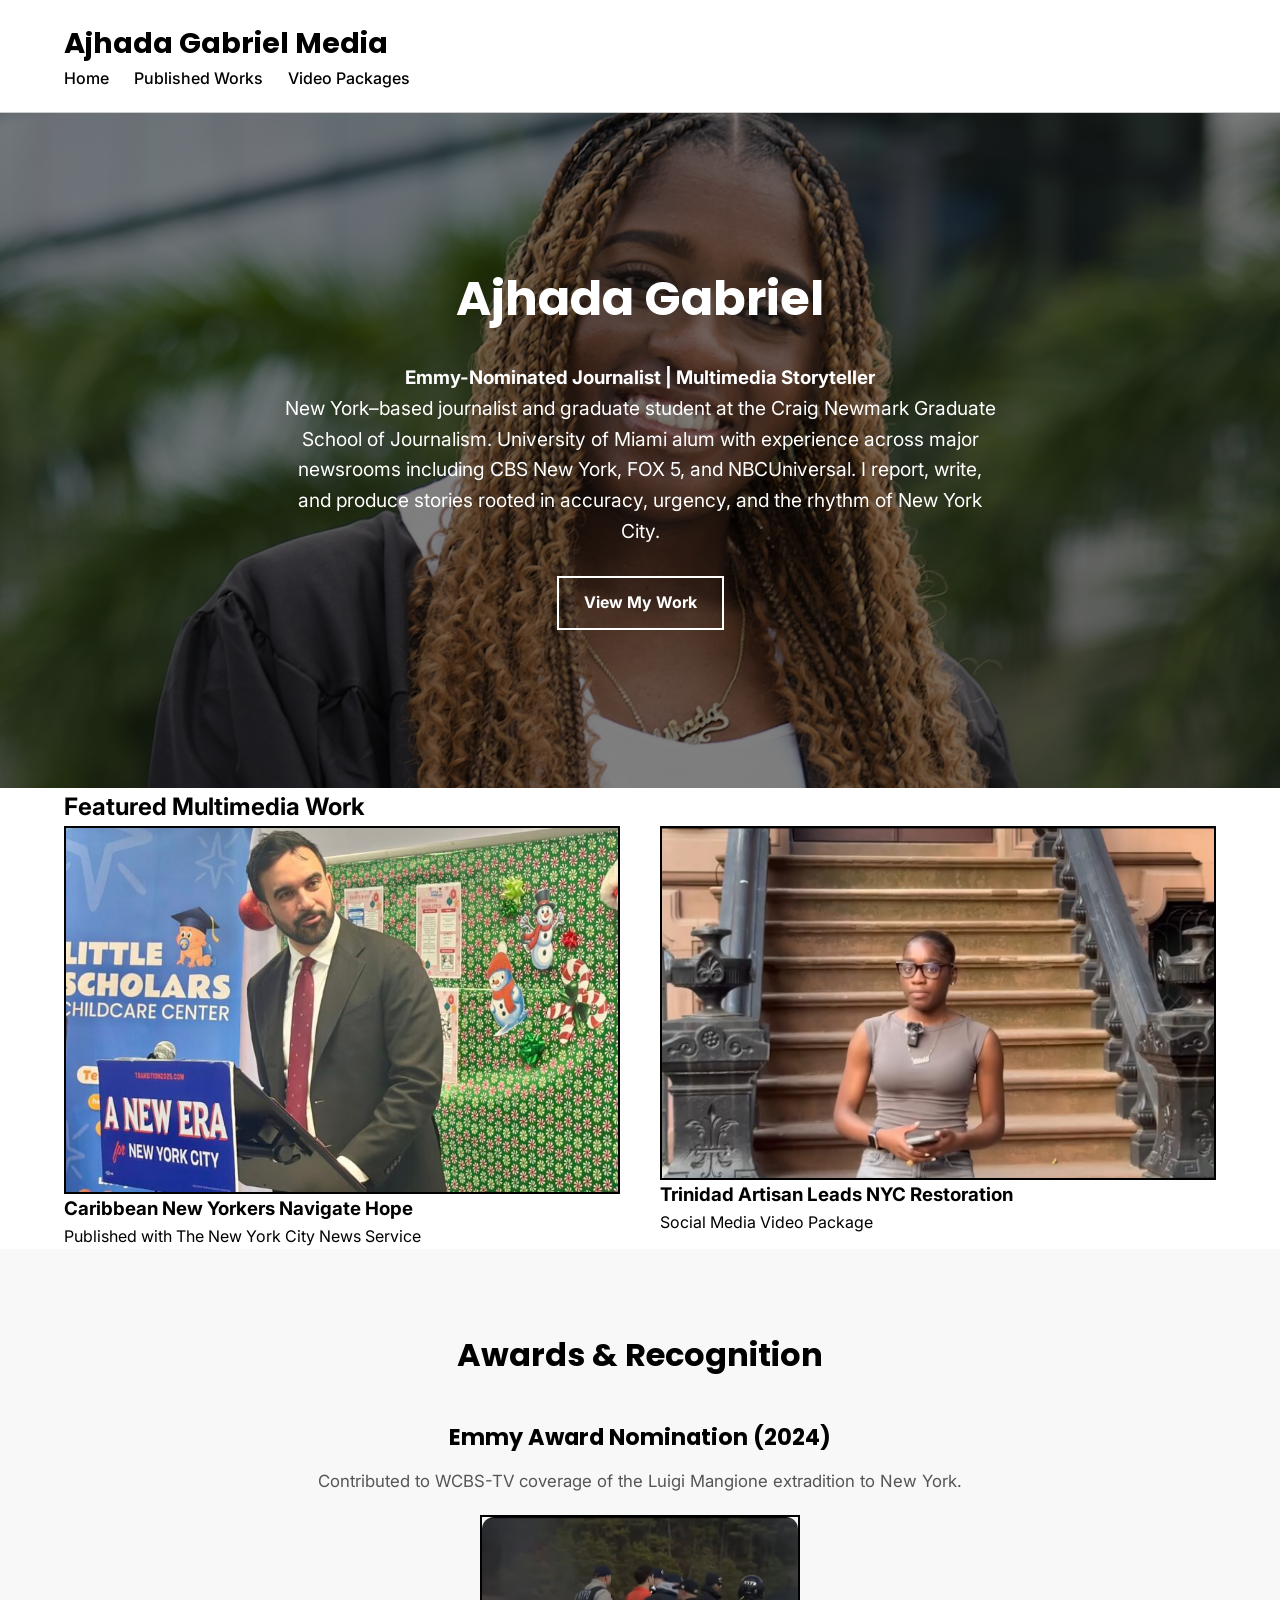
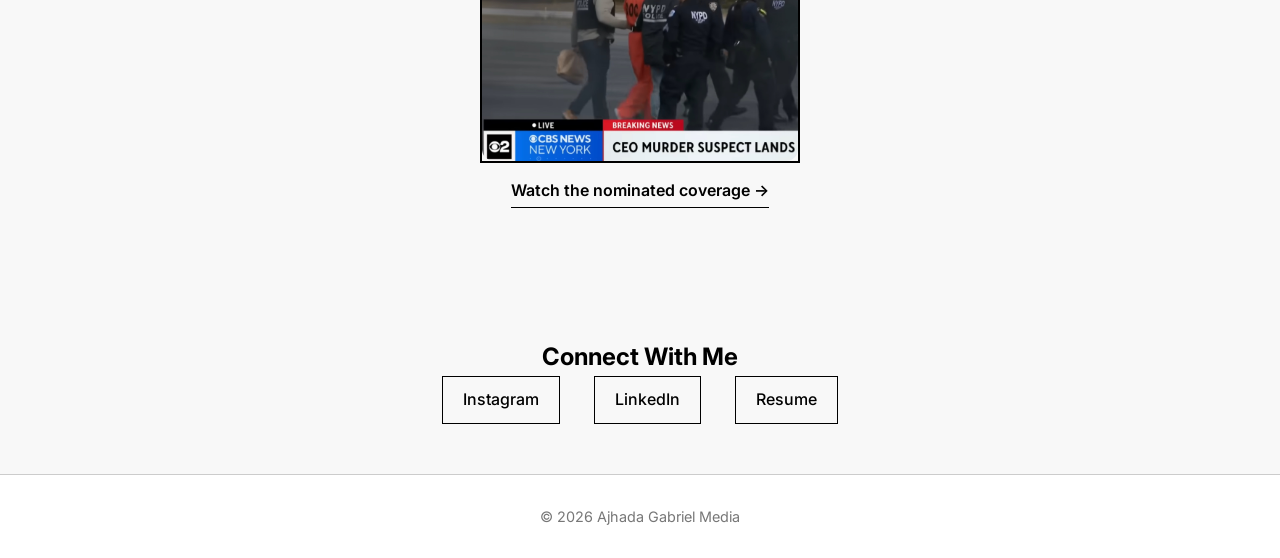
<file: index.html>
<!DOCTYPE html>
<html lang="en">
<head>
  <meta charset="UTF-8">
  <meta name="viewport" content="width=device-width, initial-scale=1.0">
  
  <title>Ajhada Gabriel Media</title>
  
  <!-- Google Fonts: Poppins & Inter -->
  <link href="https://fonts.googleapis.com/css2?family=Poppins:wght@600;700&family=Inter:wght@400;500&display=swap" rel="stylesheet">
  
  <!-- Main CSS -->
  <link rel="stylesheet" href="css/style.css">
</head>
<body>
  <header>
    <div class="container header-container">
      <h1 class="logo">Ajhada Gabriel Media</h1>
      <nav>
        <ul>
          <li><a href="index.html">Home</a></li>
          <li><a href="works.html">Published Works</a></li>
          <li><a href="videos.html">Video Packages</a></li>
        </ul>
      </nav>
    </div>
  </header>

  <section class="hero">
    <div class="hero-overlay">
      <div class="container hero-content">
        <div class="hero-content">
  <h2>Ajhada Gabriel</h2>
  <h3>Emmy-Nominated Journalist | Multimedia Storyteller</h3>
  <p>
    New York–based journalist and graduate student at the Craig Newmark Graduate School of Journalism.
    University of Miami alum with experience across major newsrooms including CBS New York, FOX 5, and NBCUniversal.
    I report, write, and produce stories rooted in accuracy, urgency, and the rhythm of New York City.
  </p>
</div>

        <a href="works.html" class="btn">View My Work</a>
      </div>
    </div>
  </section>

  <section class="featured">
    <div class="container">
      <h2>Featured Multimedia Work</h2>
      <div class="grid">
        <a href="works.html" class="card">
          <div class="frame">
            <img src="images/thumbnails/mamdani.jpg" alt="Caribbean New Yorkers">
          </div>
          <div class="card-text">
            <h3>Caribbean New Yorkers Navigate Hope</h3>
            <p>Published with The New York City News Service</p>
          </div>
        </a>
        <a href="videos.html" class="card">
          <div class="frame">
            <img src="images/thumbnails/trinidad_artisan.jpg" alt="Trinidad Artisan">
          </div>
          <div class="card-text">
            <h3>Trinidad Artisan Leads NYC Restoration</h3>
            <p>Social Media Video Package</p>
          </div>
        </a>
      </div>
    </div>
  </section>

  <section class="awards">
  <div class="container">
    <h2>Awards & Recognition</h2>
    <div class="award-card">
  <div class="award-item">
    <h3>Emmy Award Nomination (2024)</h3>
    <p>Contributed to WCBS-TV coverage of the Luigi Mangione extradition to New York.</p>

    <!-- Thumbnail -->
    <a href="https://www.youtube.com/watch?v=QmWgfbI76is" target="_blank">
      <div class="frame">
        <img src="images/thumbnails/emmy-luigi.jpg" alt="Emmy-nominated WCBS coverage">
      </div>
    </a>

    <!-- Watch link -->
    <a href="https://www.youtube.com/watch?v=QmWgfbI76is"
       target="_blank"
       class="award-link">
      Watch the nominated coverage →
    </a>
  </div>
</div>



  </div>
</section>


  <section class="socials">
    <div class="container">
      <h2>Connect With Me</h2>
      <div class="social-links">
        <a href="https://www.instagram.com/ajhadagabrielmedia/" target="_blank">Instagram</a>
        <a href="https://www.linkedin.com/in/ajhada-gabriel-227697210/" target="_blank">LinkedIn</a>
         <a href="AjhadaGabriel_Resume.pdf" target="_blank" class="btn">Resume</a>
      </div>
    </div>
  </section>



  <footer>
  <p>© 2026 Ajhada Gabriel Media</p>
</footer>

  </div>
</footer>
</body>
</html>
</file>
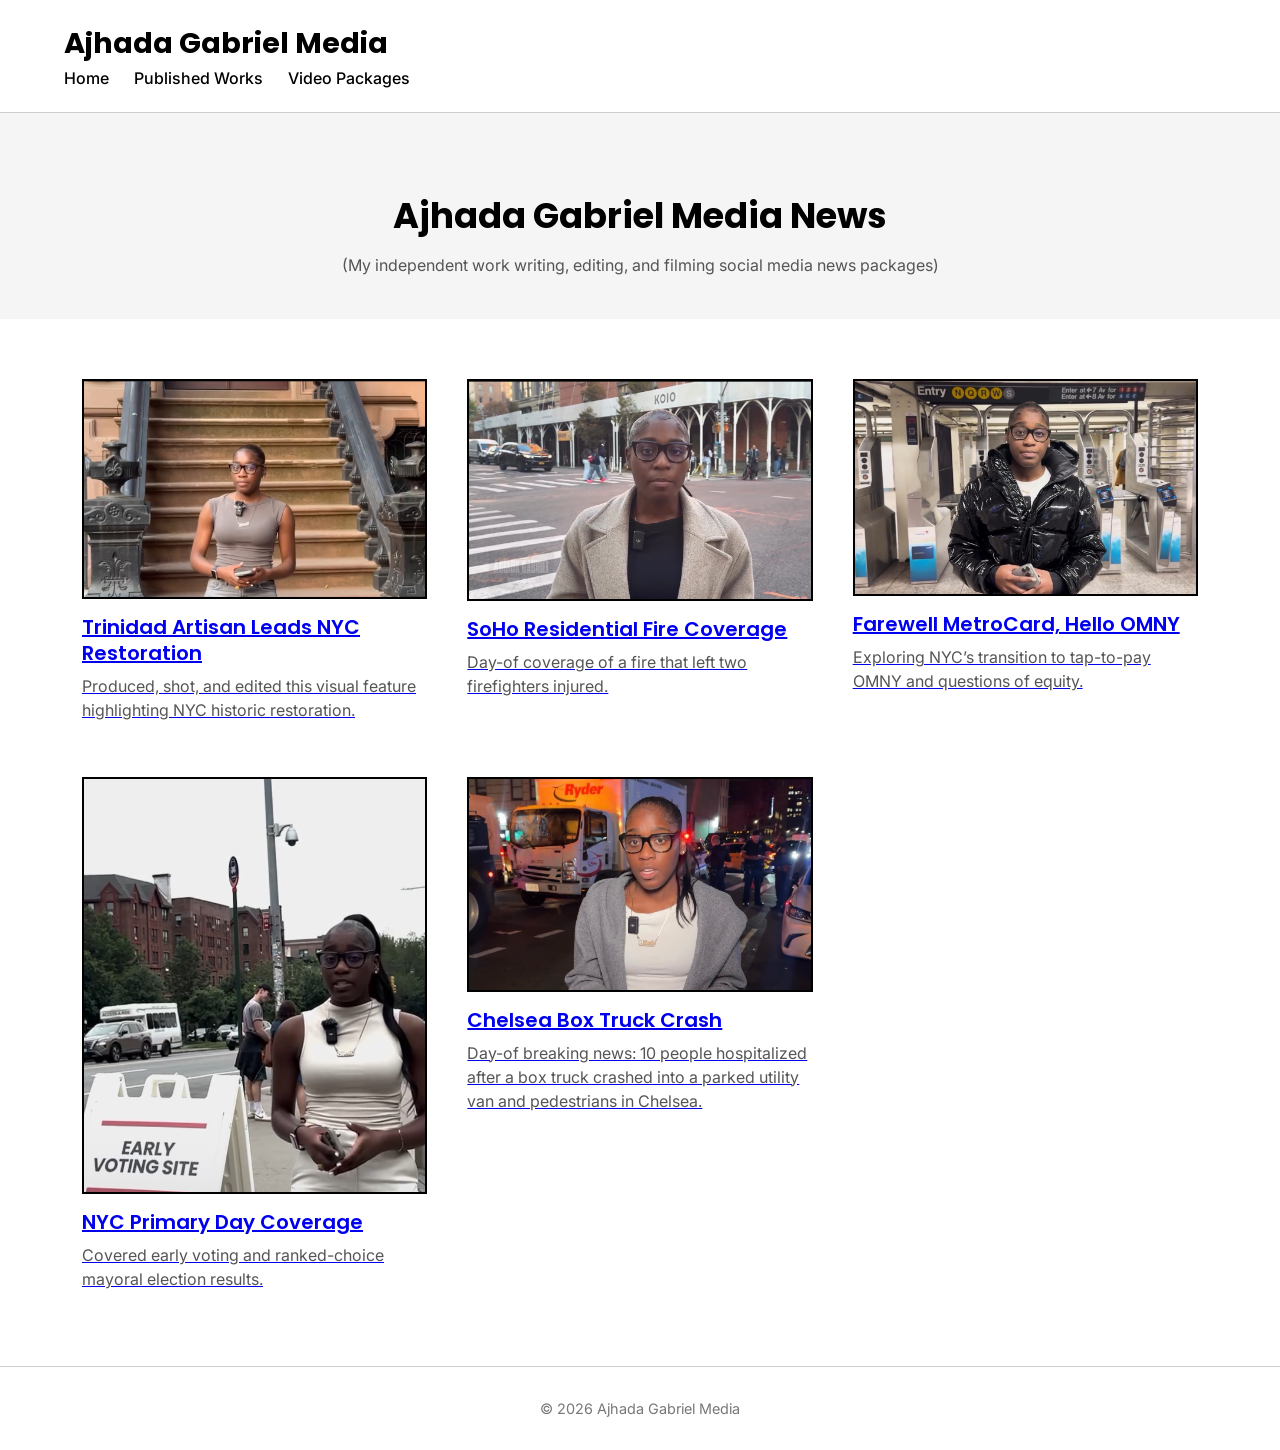
<file: videos.html>
<!DOCTYPE html>
<html lang="en">
<head>
  <meta charset="UTF-8">
  <meta name="viewport" content="width=device-width, initial-scale=1.0">
  
  <title>Video Packages - Ajhada Gabriel Media</title>
  
  <!-- Google Fonts -->
  <link href="https://fonts.googleapis.com/css2?family=Poppins:wght@600;700&family=Inter:wght@400;500&display=swap" rel="stylesheet">
  
  <link rel="stylesheet" href="css/style.css">
</head>
<body>
  <header>
    <div class="container header-container">
      <h1 class="logo">Ajhada Gabriel Media</h1>
      <nav>
        <ul>
          <li><a href="index.html">Home</a></li>
          <li><a href="works.html">Published Works</a></li>
          <li><a href="videos.html">Video Packages</a></li>
        </ul>
      </nav>
    </div>
  </header>

  <!-- Page Header Title -->
  <section class="page-header">
    <div class="container">
      <h2>Ajhada Gabriel Media News</h2>
      <p>(My independent work writing, editing, and filming social media news packages)</p>
    </div>
  </section>

  <main>
    <section class="grid-section">
      <div class="container grid">
        <!-- Card 1 -->
        <div class="card">
          <a href="https://www.instagram.com/p/DKoY_ULutqA/" target="_blank">
            <div class="frame">
              <img src="images/thumbnails/trinidad_artisan.jpg" alt="Trinidad Artisan">
            </div>
            <div class="caption">
              <h3>Trinidad Artisan Leads NYC Restoration</h3>
              <p>Produced, shot, and edited this visual feature highlighting NYC historic restoration.</p>
            </div>
          </a>
        </div>

        <!-- Card 2 -->
        <div class="card">
          <a href="https://www.instagram.com/p/DP-VfDADd6c/" target="_blank">
            <div class="frame">
              <img src="images/thumbnails/soho_fire.jpg" alt="SoHo Fire">
            </div>
            <div class="caption">
              <h3>SoHo Residential Fire Coverage</h3>
              <p>Day-of coverage of a fire that left two firefighters injured.</p>
            </div>
          </a>
        </div>

        <!-- Card 3 -->
        <div class="card">
          <a href="https://www.instagram.com/p/DS7s6P6DZ64/" target="_blank">
            <div class="frame">
              <img src="images/thumbnails/omny.jpg" alt="OMNY">
            </div>
            <div class="caption">
              <h3>Farewell MetroCard, Hello OMNY</h3>
              <p>Exploring NYC’s transition to tap-to-pay OMNY and questions of equity.</p>
            </div>
          </a>
        </div>

        <!-- Card 4 -->
        <div class="card">
          <a href="https://www.instagram.com/p/DLR4_bxOJkN/" target="_blank">
            <div class="frame">
              <img src="images/thumbnails/primary_day.jpg" alt="NYC Primary Day">
            </div>
            <div class="caption">
              <h3>NYC Primary Day Coverage</h3>
              <p>Covered early voting and ranked-choice mayoral election results.</p>
            </div>
          </a>
        </div>

        <!-- Card 5 -->
<div class="card">
  <a href="https://www.instagram.com/p/DQDlZoCjVGX/" target="_blank">
    <div class="frame">
      <img src="images/thumbnails/chelsea_crash.jpg" alt="Chelsea Box Truck Crash">
    </div>
    <div class="caption">
      <h3>Chelsea Box Truck Crash</h3>
      <p>Day-of breaking news: 10 people hospitalized after a box truck crashed into a parked utility van and pedestrians in Chelsea.</p>
    </div>
  </a>
</div>


        <!-- Future Section Example -->
        <!--
        <section class="page-header">
          <div class="container">
            <h2>Another Outlet Name</h2>
            <p>(Description about your work for this outlet)</p>
          </div>
        </section>
        -->
      </div>
    </section>
  </main>

  <footer>
    <div class="container">
      <p>&copy; 2026 Ajhada Gabriel Media</p>
    </div>
  </footer>
</body>
</html>
</file>
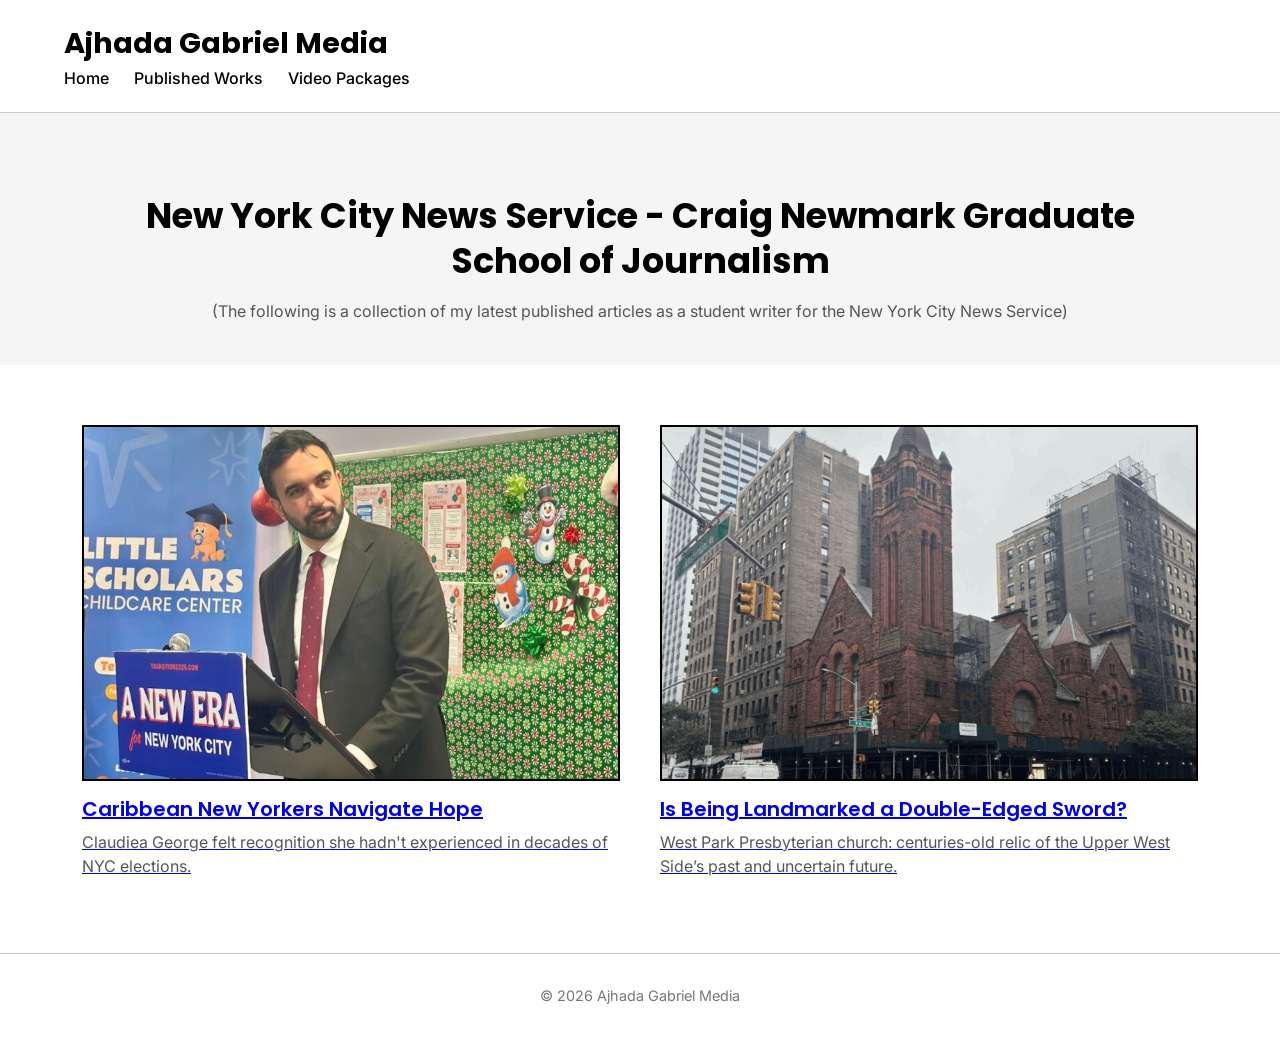
<file: works.html>
<!DOCTYPE html>
<html lang="en">
<head>
  <meta charset="UTF-8">
  <meta name="viewport" content="width=device-width, initial-scale=1.0">
  
  <title>Published Articles - Ajhada Gabriel Media</title>
  
  <!-- Google Fonts -->
  <link href="https://fonts.googleapis.com/css2?family=Poppins:wght@600;700&family=Inter:wght@400;500&display=swap" rel="stylesheet">
  
  <link rel="stylesheet" href="css/style.css">
</head>
<body>
  <header>
    <div class="container header-container">
      <h1 class="logo">Ajhada Gabriel Media</h1>
      <nav>
        <ul>
          <li><a href="index.html">Home</a></li>
          <li><a href="works.html">Published Works</a></li>
          <li><a href="videos.html">Video Packages</a></li>
        </ul>
      </nav>
    </div>
  </header>

  <!-- Page Header Title -->
  <section class="page-header">
    <div class="container">
      <h2>New York City News Service - Craig Newmark Graduate School of Journalism</h2>
      <p>(The following is a collection of my latest published articles as a student writer for the New York City News Service)</p>
    </div>
  </section>

  <main>
    <section class="grid-section">
      <div class="container grid">
        <!-- Card 1 -->
        <div class="card">
          <a href="https://www.nycitynewsservice.com/2025/12/22/caribbean-new-yorkers-navigate-hope-and-uncertainty-as-mamdani-prepares-to-take-office/" target="_blank">
            <div class="frame">
              <img src="images/thumbnails/mamdani.jpg" alt="Caribbean New Yorkers">
            </div>
            <div class="caption">
              <h3>Caribbean New Yorkers Navigate Hope</h3>
              <p>Claudiea George felt recognition she hadn't experienced in decades of NYC elections.</p>
            </div>
          </a>
        </div>

        <!-- Card 2 -->
        <div class="card">
          <a href="https://www.nycitynewsservice.com/2025/12/05/is-being-landmarked-a-double-edged-sword/" target="_blank">
            <div class="frame">
              <img src="images/thumbnails/landmarked.jpg" alt="Landmarked">
            </div>
            <div class="caption">
              <h3>Is Being Landmarked a Double-Edged Sword?</h3>
              <p>West Park Presbyterian church: centuries-old relic of the Upper West Side’s past and uncertain future.</p>
            </div>
          </a>
        </div>

        <!-- Future Section Example -->
        <!--
        <section class="page-header">
          <div class="container">
            <h2>Another Outlet Name</h2>
            <p>(Description about your work for this outlet)</p>
          </div>
        </section>
        -->
      </div>
    </section>
  </main>

  <footer>
    <div class="container">
      <p>&copy; 2026 Ajhada Gabriel Media</p>
    </div>
  </footer>
</body>
</html>
</file>
<file: css/style.css>
/* ===== RESET ===== */
* {
  margin: 0;
  padding: 0;
  box-sizing: border-box;
}

body {
  font-family: 'Inter', sans-serif;
  background: #fff;
  color: #000;
  line-height: 1.6;
  font-size: 16px;
}

/* ===== CONTAINER ===== */
.container {
  width: 90%;
  max-width: 1200px;
  margin: 0 auto;
}

/* ===== HEADER ===== */
header {
  width: 100%;
  padding: 20px 0;
  display: flex;
  justify-content: space-between;
  align-items: center;
  border-bottom: 1px solid #ccc;
  position: sticky;
  top: 0;
  background: #fff;
  z-index: 100;
}

.logo {
  font-family: 'Poppins', sans-serif;
  font-weight: 700;
  font-size: 1.8rem;
}

header nav ul {
  display: flex;
  gap: 25px;
  list-style: none;
}

header nav a {
  text-decoration: none;
  color: #000;
  font-weight: 500;
  transition: color 0.3s, transform 0.3s;
}

header nav a:hover {
  color: #777;
  transform: scale(1.05);
}

/* ===== HERO ===== */
.hero {
  position: relative;
  background: url('../images/thumbnails/headshot.jpg') center/cover no-repeat;
  height: 75vh;
  display: flex;
  align-items: center;
  justify-content: center;
  color: #fff;
}

.hero-overlay {
  width: 100%;
  height: 100%;
  background: rgba(0,0,0,0.5);
  display: flex;
  align-items: center;
}

.hero-content {
  text-align: center;
  max-width: 800px;
  padding: 0 20px;
}

.hero h2 {
  font-family: 'Poppins', sans-serif;
  font-size: 3rem;
  font-weight: 700;
  margin-bottom: 35px;
  line-height: 1.2;
  animation: fadeInUp 1s ease forwards;
}

.hero p {
  font-size: 1.2rem;
  margin-bottom: 30px;
  animation: fadeInUp 1.2s ease forwards;
}

.btn {
  display: inline-block;
  padding: 12px 25px;
  border: 2px solid #fff;
  color: #fff;
  text-decoration: none;
  font-weight: 700;
  transition: all 0.3s;
  animation: fadeInUp 1.4s ease forwards;
}

.btn:hover {
  background: #fff;
  color: #000;
  transform: scale(1.05);
}

/* ===== PAGE HEADER ===== */
.page-header {
  padding: 80px 20px 40px 20px;
  background: #f5f5f5;
  text-align: center;
}

.page-header h2 {
  font-family: 'Poppins', sans-serif;
  font-weight: 700;
  font-size: 2.2rem;
  margin-bottom: 15px;
  line-height: 1.3;
}

.page-header p {
  font-family: 'Inter', sans-serif;
  font-size: 1rem;
  color: #555;
  line-height: 1.6;
  text-decoration: none; /* remove underline */
}

/* ===== GRID SECTIONS ===== */
.grid-section {
  padding: 60px 20px;
}

.grid {
  display: grid;
  gap: 40px;
  grid-template-columns: repeat(auto-fit, minmax(320px, 1fr));
}

/* ===== CARD ===== */
.card {
  text-decoration: none;
  color: #000;
  opacity: 0;
  transform: translateY(20px);
  animation: fadeInUp 0.6s forwards;
}

.card:nth-child(1) { animation-delay: 0.1s; }
.card:nth-child(2) { animation-delay: 0.2s; }
.card:nth-child(3) { animation-delay: 0.3s; }
.card:nth-child(4) { animation-delay: 0.4s; }
.card:nth-child(5) { animation-delay: 0.5s; }
.card:nth-child(6) { animation-delay: 0.6s; }

.frame {
  overflow: hidden;
  border: 2px solid #000;
  transition: transform 0.3s, box-shadow 0.3s;
}

.frame img {
  width: 100%;
  display: block;
  transition: transform 0.3s;
}

.card:hover .frame img {
  transform: scale(1.05);
  box-shadow: 0 10px 20px rgba(0,0,0,0.2);
}

/* ===== CAPTIONS ===== */
.caption {
  padding: 15px 0;
}

.caption h3 {
  font-family: 'Poppins', sans-serif;
  font-size: 1.25rem;
  font-weight: 600;
  margin-bottom: 8px;
  line-height: 1.3;
}

.caption p {
  font-family: 'Inter', sans-serif;
  font-size: 1rem;
  color: #555;
  line-height: 1.5;
  text-decoration: none; /* remove underline */
}

.awards {
  padding: 80px 20px;
  background: #f8f8f8;
  text-align: center;
}

.awards h2 {
  font-family: 'Poppins', sans-serif;
  font-size: 2rem;
  margin-bottom: 40px;
}

.award-item {
  max-width: 700px;
  margin: 0 auto;
}

.award-item h3 {
  font-family: 'Poppins', sans-serif;
  font-size: 1.4rem;
  margin-bottom: 12px;
}

.award-item p {
  font-family: 'Inter', sans-serif;
  font-size: 1.05rem;
  color: #555;
  margin-bottom: 20px;
}

.award-link {
  font-family: 'Inter', sans-serif;
  font-weight: 600;
  text-decoration: none;
  color: #000;
  border-bottom: 1px solid #000;
  padding-bottom: 3px;
  transition: opacity 0.3s;
  display: inline-block;
  margin-top: 15px;
}

/* ===== AWARD THUMBNAILS ===== */
.award-item .frame {
  max-width: 320px; /* same size as your featured cards */
  margin: 0 auto;
}

.award-item .frame img {
  width: 100%;
  border-radius: 12px;
  display: block;
  transition: transform 0.3s ease, box-shadow 0.3s ease;
}

.award-item .frame img:hover {
  transform: scale(1.03);
  box-shadow: 0 10px 25px rgba(0,0,0,0.2);
}



.award-link:hover {
  opacity: 0.6;
}


//* ===== Emmy Thumbnail (match other thumbnails) ===== */
.award-item .thumbnail {
  width: 100%;          /* fill the card width */
  max-width: 320px;     /* same max width as other thumbnails */
  border-radius: 12px;  /* match card style */
  display: block;
  margin: 10px auto;    /* center it */
  transition: transform 0.3s ease, box-shadow 0.3s ease;
  cursor: pointer;
}

.award-item .thumbnail:hover {
  transform: scale(1.05);
  box-shadow: 0 10px 20px rgba(0,0,0,0.2);
}




/* ===== SOCIAL LINKS ===== */
.socials {
  text-align: center;
  padding: 50px 20px;
  background: #f8f8f8;
}

.social-links a {
  display: inline-block;
  margin: 0 15px;
  text-decoration: none;
  color: #000;
  font-weight: 500;
  border: 1px solid #000;
  padding: 10px 20px;
  transition: all 0.3s;
}

.social-links a:hover {
  background: #000;
  color: #fff;
  transform: scale(1.05);
}

/* ===== FOOTER ===== */
footer {
  text-align: center;
  padding: 30px 0;
  border-top: 1px solid #ccc;
  font-size: 0.9rem;
  color: #777;
}

/* ===== ANIMATIONS ===== */
@keyframes fadeInUp {
  to {
    opacity: 1;
    transform: translateY(0);
  }
}



/* ===== CONNECT WITH ME SECTION ===== */
.connect {
  max-width: 1000px;
  margin: 80px auto;
  padding: 40px 20px;
  text-align: center;
  background: #f9f9f9;
  border-radius: 12px;
}

.connect h2 {
  font-family: 'Poppins', sans-serif;
  font-size: 32px;
  font-weight: 700;
  margin-bottom: 16px;
}

.connect p {
  font-family: 'Inter', sans-serif;
  font-size: 16px;
  color: #555;
  margin-bottom: 24px;
}

.connect-links a {
  display: inline-block;
  margin: 0 12px;
  text-decoration: none;
  font-weight: 600;
  padding: 12px 25px;
  border-radius: 30px;
  border: 2px solid #000;
  transition: all 0.3s;
}

.connect-links a:hover {
  background: #000;
  color: #fff;
  transform: scale(1.05);
}
</file>
